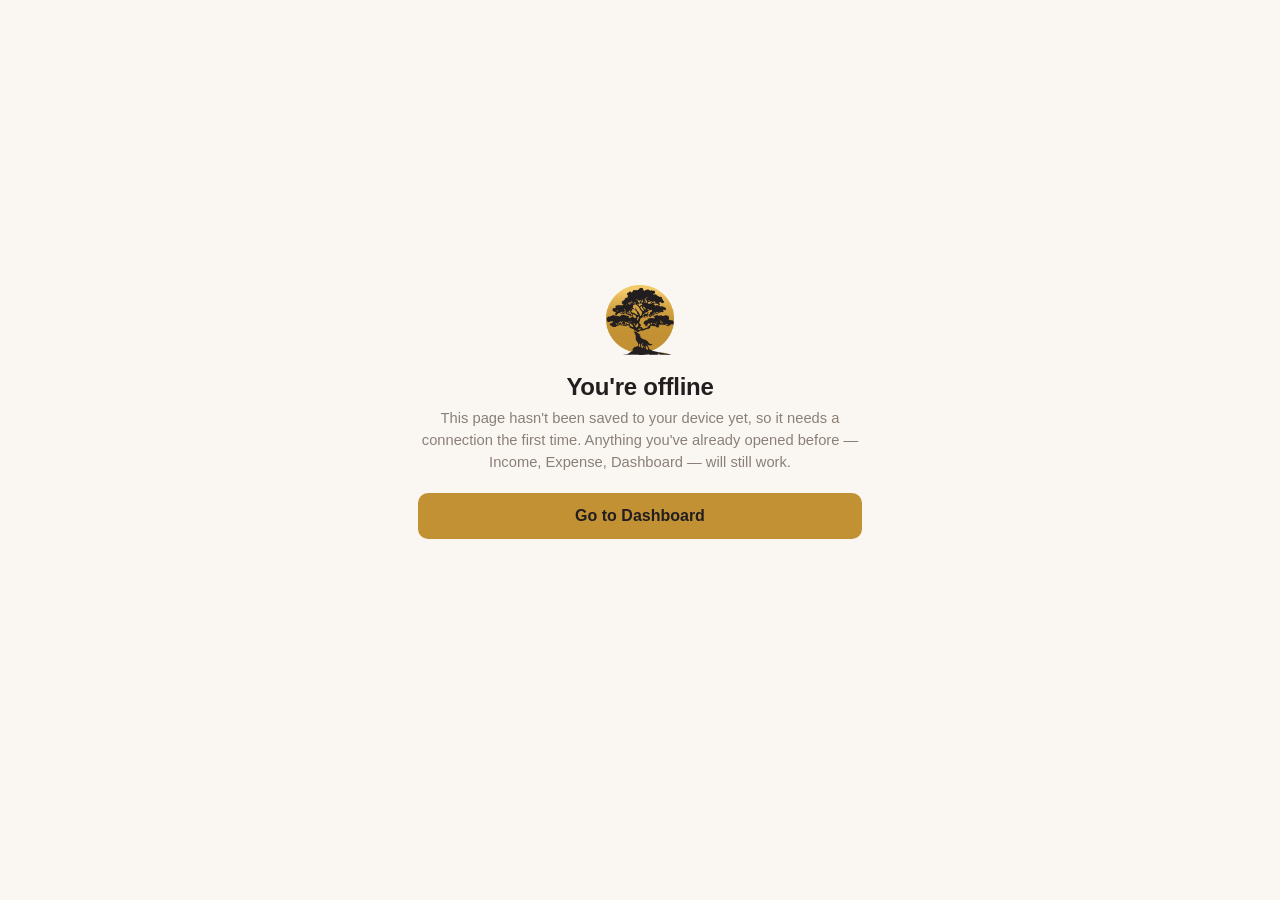
<file: offline.html>
<!DOCTYPE html>
<html lang="en">
<head>
<meta charset="UTF-8" />
<meta name="viewport" content="width=device-width, initial-scale=1.0" />
<title>Offline — Black Tree</title>
<link rel="apple-touch-icon" href="assets/icon-180.png">
<meta name="theme-color" content="#FAF7F2">
<link rel="stylesheet" href="theme.css" />
<style>body{display:flex;align-items:center;min-height:100vh;text-align:center}</style>
</head>
<body>
<div class="bt-container">
  <img src="assets/emblem-gold.png" alt="" style="height:70px;margin-bottom:14px">
  <h1>You're offline</h1>
  <p class="bt-sub">This page hasn't been saved to your device yet, so it needs a connection the first time. Anything you've already opened before — Income, Expense, Dashboard — will still work.</p>
  <a class="bt-btn bt-btn--gold" href="dashboard.html" style="text-decoration:none;display:block">Go to Dashboard</a>
</div>
</body>
</html>
</file>
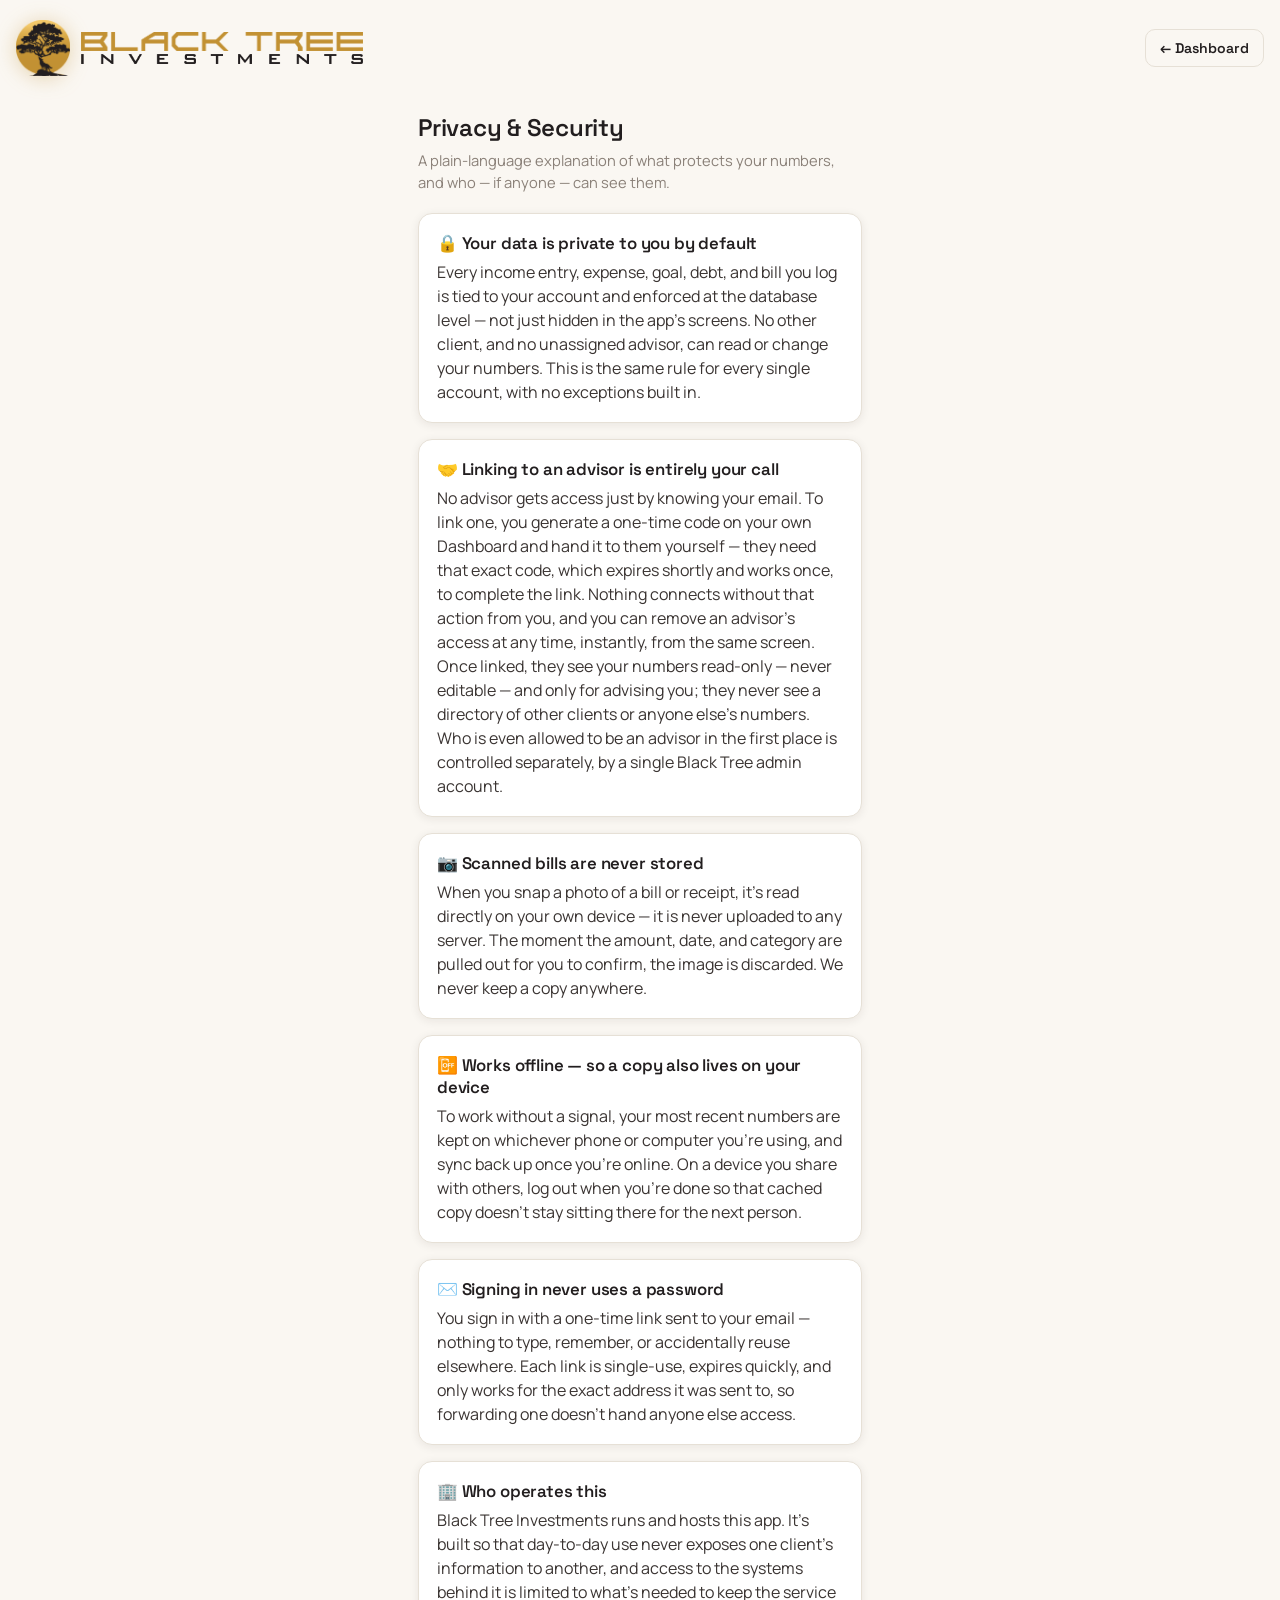
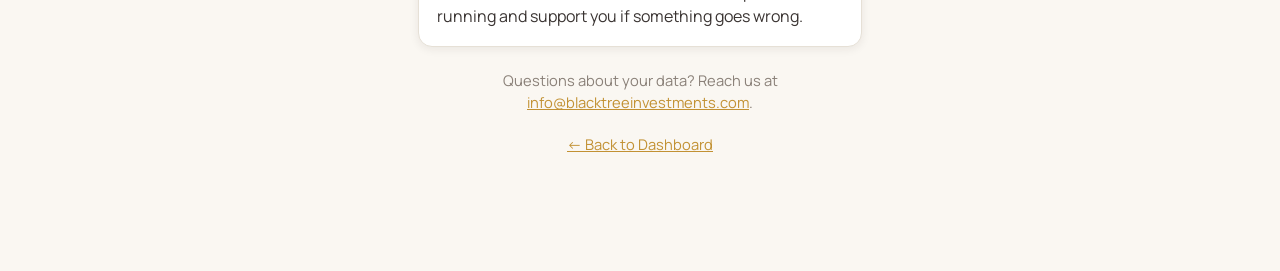
<file: privacy.html>
<!DOCTYPE html>
<html lang="en">
<head>
<meta charset="UTF-8" />
<meta name="viewport" content="width=device-width, initial-scale=1.0" />
<title>Privacy & Security — Black Tree</title>
<link rel="apple-touch-icon" href="assets/icon-180.png">
<link rel="icon" href="assets/icon-32.png">
<meta name="theme-color" content="#FAF7F2">
<link rel="preconnect" href="https://fonts.googleapis.com" />
<link rel="preconnect" href="https://fonts.gstatic.com" crossorigin />
<link href="https://fonts.googleapis.com/css2?family=Manrope:wght@400;500;600;700&family=Space+Grotesk:wght@500;600;700&display=swap" rel="stylesheet" />
<link rel="stylesheet" href="theme.css" />
<style>
  .bt-priv-card h2 { display: flex; align-items: center; gap: 10px; font-size: 1.05rem; }
  .bt-priv-card p { margin: 0; color: var(--bt-ink-soft); }
  .bt-priv-card + .bt-priv-card { margin-top: 14px; }
</style>
</head>
<body>
<div class="bt-header bt-header--row">
  <div class="bt-brand">
    <img src="assets/emblem-gold.png" alt="" class="bt-emblem">
    <div class="bt-wordmark-stack">
      <img src="assets/wordmark-top-gold.png" alt="Black Tree" class="bt-wordmark-title">
      <img src="assets/wordmark-bottom-gold.png" alt="Investments" class="bt-wordmark-sub">
    </div>
  </div>
  <a href="dashboard.html" class="bt-btn bt-btn--ghost bt-btn--sm" style="text-decoration:none">← Dashboard</a>
</div>

<div class="bt-container">
  <h1>Privacy &amp; Security</h1>
  <p class="bt-sub">A plain-language explanation of what protects your numbers, and who — if anyone — can see them.</p>

  <div class="bt-card bt-priv-card">
    <h2>🔒 Your data is private to you by default</h2>
    <p>
      Every income entry, expense, goal, debt, and bill you log is tied to your account and enforced at the database
      level — not just hidden in the app's screens. No other client, and no unassigned advisor, can read or change
      your numbers. This is the same rule for every single account, with no exceptions built in.
    </p>
  </div>

  <div class="bt-card bt-priv-card">
    <h2>🤝 Linking to an advisor is entirely your call</h2>
    <p>
      No advisor gets access just by knowing your email. To link one, you generate a one-time code on your own
      Dashboard and hand it to them yourself — they need that exact code, which expires shortly and works once, to
      complete the link. Nothing connects without that action from you, and you can remove an advisor's access at
      any time, instantly, from the same screen. Once linked, they see your numbers read-only — never editable —
      and only for advising you; they never see a directory of other clients or anyone else's numbers. Who is even
      allowed to be an advisor in the first place is controlled separately, by a single Black Tree admin account.
    </p>
  </div>

  <div class="bt-card bt-priv-card">
    <h2>📷 Scanned bills are never stored</h2>
    <p>
      When you snap a photo of a bill or receipt, it's read directly on your own device — it is never uploaded to
      any server. The moment the amount, date, and category are pulled out for you to confirm, the image is
      discarded. We never keep a copy anywhere.
    </p>
  </div>

  <div class="bt-card bt-priv-card">
    <h2>📴 Works offline — so a copy also lives on your device</h2>
    <p>
      To work without a signal, your most recent numbers are kept on whichever phone or computer you're using, and
      sync back up once you're online. On a device you share with others, log out when you're done so that cached
      copy doesn't stay sitting there for the next person.
    </p>
  </div>

  <div class="bt-card bt-priv-card">
    <h2>✉️ Signing in never uses a password</h2>
    <p>
      You sign in with a one-time link sent to your email — nothing to type, remember, or accidentally reuse
      elsewhere. Each link is single-use, expires quickly, and only works for the exact address it was sent to, so
      forwarding one doesn't hand anyone else access.
    </p>
  </div>

  <div class="bt-card bt-priv-card">
    <h2>🏢 Who operates this</h2>
    <p>
      Black Tree Investments runs and hosts this app. It's built so that day-to-day use never exposes one client's
      information to another, and access to the systems behind it is limited to what's needed to keep the service
      running and support you if something goes wrong.
    </p>
  </div>

  <p class="bt-sub" style="text-align:center;margin-top:22px">Questions about your data? Reach us at <a href="mailto:info@blacktreeinvestments.com">info@blacktreeinvestments.com</a>.</p>
  <p class="bt-sub" style="text-align:center"><a href="dashboard.html">← Back to Dashboard</a></p>
</div>
</body>
</html>
</file>
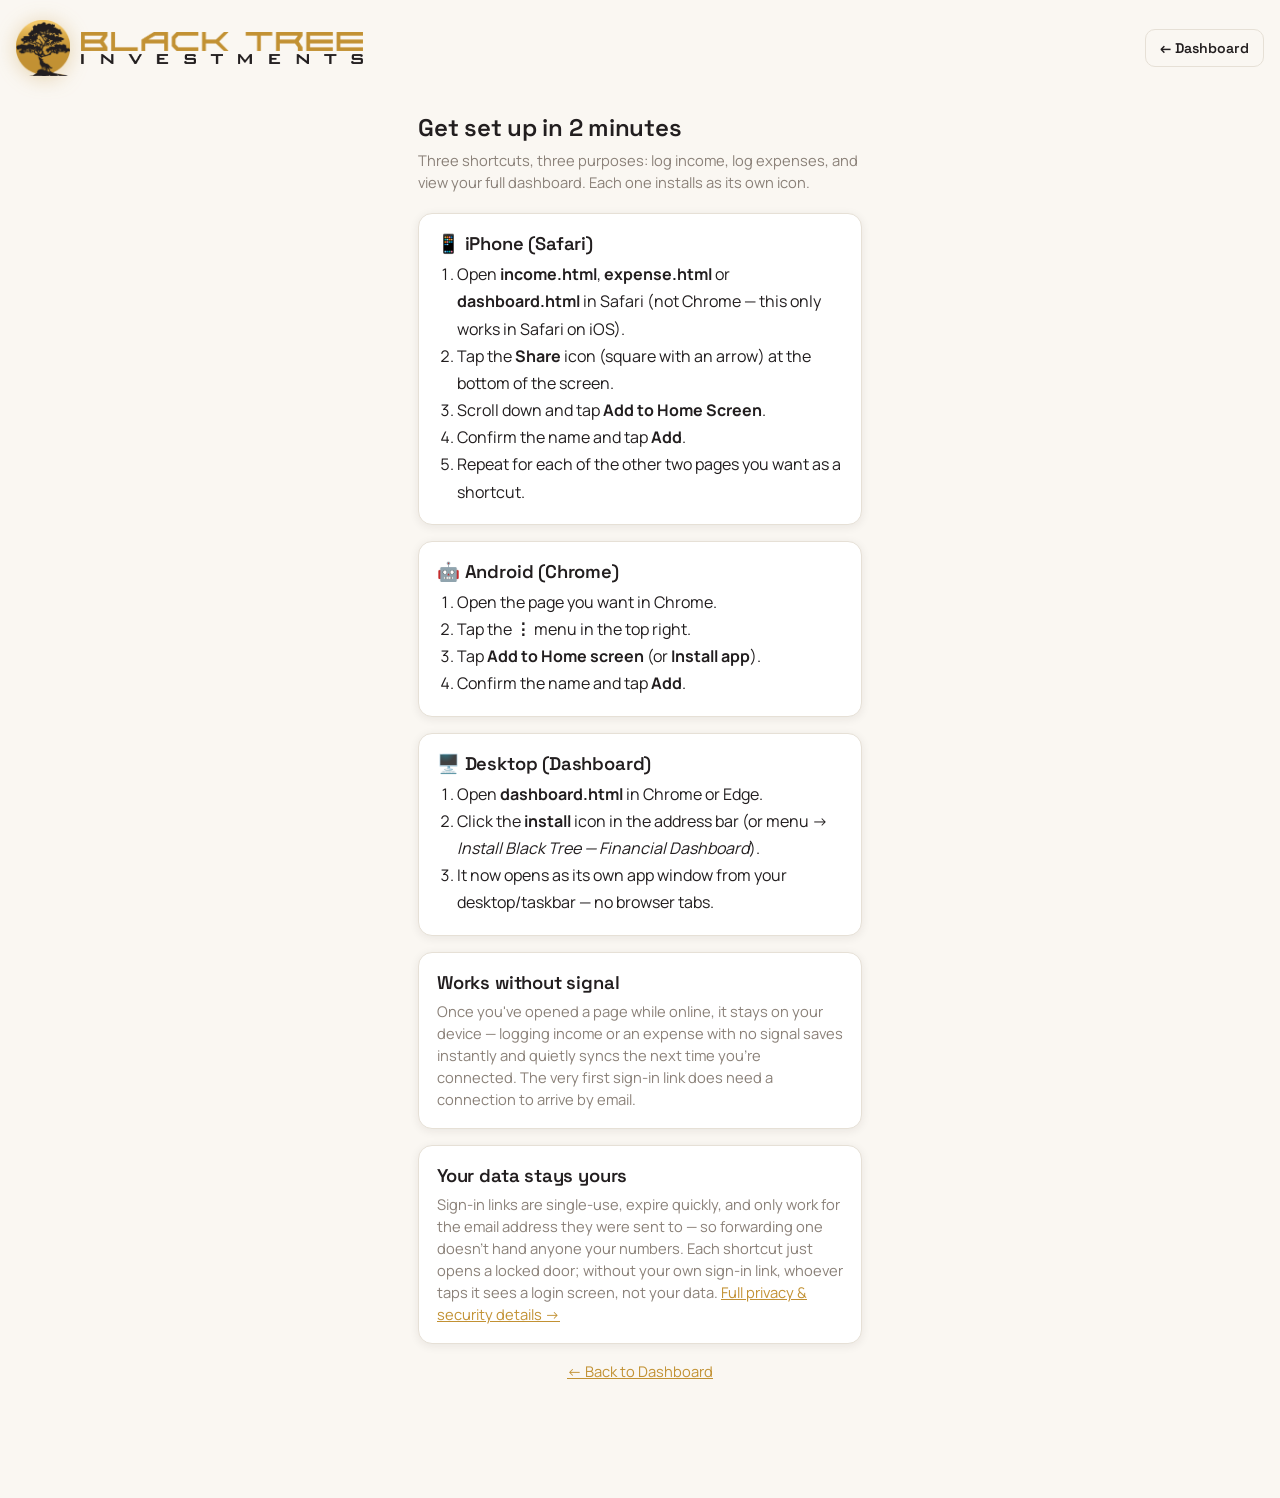
<file: setup-guide.html>
<!DOCTYPE html>
<html lang="en">
<head>
<meta charset="UTF-8" />
<meta name="viewport" content="width=device-width, initial-scale=1.0" />
<title>Setup Guide — Black Tree</title>
<link rel="apple-touch-icon" href="assets/icon-180.png">
<link rel="icon" href="assets/icon-32.png">
<meta name="theme-color" content="#FAF7F2">
<link rel="preconnect" href="https://fonts.googleapis.com" />
<link rel="preconnect" href="https://fonts.gstatic.com" crossorigin />
<link href="https://fonts.googleapis.com/css2?family=Manrope:wght@400;500;600;700&family=Space+Grotesk:wght@500;600;700&display=swap" rel="stylesheet" />
<link rel="stylesheet" href="theme.css" />
<style>
  ol { padding-left: 20px; line-height: 1.7; }
  .bt-step-card ol { margin: 0; }
  code { background: var(--bt-cream); padding: 1px 6px; border-radius: 5px; font-size: 0.9em; }
</style>
</head>
<body>
<div class="bt-header bt-header--row">
  <div class="bt-brand">
    <img src="assets/emblem-gold.png" alt="" class="bt-emblem">
    <div class="bt-wordmark-stack">
      <img src="assets/wordmark-top-gold.png" alt="Black Tree" class="bt-wordmark-title">
      <img src="assets/wordmark-bottom-gold.png" alt="Investments" class="bt-wordmark-sub">
    </div>
  </div>
  <a href="dashboard.html" class="bt-btn bt-btn--ghost bt-btn--sm" style="text-decoration:none">← Dashboard</a>
</div>

<div class="bt-container">
  <h1>Get set up in 2 minutes</h1>
  <p class="bt-sub">Three shortcuts, three purposes: log income, log expenses, and view your full dashboard. Each one installs as its own icon.</p>

  <div class="bt-card bt-step-card">
    <h2>📱 iPhone (Safari)</h2>
    <ol>
      <li>Open <strong>income.html</strong>, <strong>expense.html</strong> or <strong>dashboard.html</strong> in Safari (not Chrome — this only works in Safari on iOS).</li>
      <li>Tap the <strong>Share</strong> icon (square with an arrow) at the bottom of the screen.</li>
      <li>Scroll down and tap <strong>Add to Home Screen</strong>.</li>
      <li>Confirm the name and tap <strong>Add</strong>.</li>
      <li>Repeat for each of the other two pages you want as a shortcut.</li>
    </ol>
  </div>

  <div class="bt-card bt-step-card">
    <h2>🤖 Android (Chrome)</h2>
    <ol>
      <li>Open the page you want in Chrome.</li>
      <li>Tap the <strong>⋮</strong> menu in the top right.</li>
      <li>Tap <strong>Add to Home screen</strong> (or <strong>Install app</strong>).</li>
      <li>Confirm the name and tap <strong>Add</strong>.</li>
    </ol>
  </div>

  <div class="bt-card bt-step-card">
    <h2>🖥️ Desktop (Dashboard)</h2>
    <ol>
      <li>Open <strong>dashboard.html</strong> in Chrome or Edge.</li>
      <li>Click the <strong>install</strong> icon in the address bar (or menu → <em>Install Black Tree — Financial Dashboard</em>).</li>
      <li>It now opens as its own app window from your desktop/taskbar — no browser tabs.</li>
    </ol>
  </div>

  <div class="bt-card">
    <h2>Works without signal</h2>
    <p class="bt-sub" style="margin-bottom:0">Once you've opened a page while online, it stays on your device — logging income or an expense with no signal saves instantly and quietly syncs the next time you're connected. The very first sign-in link does need a connection to arrive by email.</p>
  </div>

  <div class="bt-card">
    <h2>Your data stays yours</h2>
    <p class="bt-sub" style="margin-bottom:0">
      Sign-in links are single-use, expire quickly, and only work for the email address they were sent to — so forwarding one
      doesn't hand anyone your numbers. Each shortcut just opens a locked door; without your own sign-in link, whoever taps it
      sees a login screen, not your data. <a href="privacy.html">Full privacy &amp; security details →</a>
    </p>
  </div>

  <p class="bt-sub" style="text-align:center"><a href="dashboard.html">← Back to Dashboard</a></p>
</div>
</body>
</html>
</file>
<file: theme.css>
/* ═════════════════════════════════════════════════════════
   BLACK TREE INVESTMENTS — shared theme
   Colors extracted directly from the client's logo files:
     ink  #221E1F   gold #C29133
   ═════════════════════════════════════════════════════════ */
:root {
  --bt-ink: #221E1F;
  --bt-ink-soft: #3A3432;
  --bt-gold: #C29133;
  --bt-gold-light: #E3B85C;
  --bt-cream: #FAF7F2;
  --bt-white: #FFFFFF;
  --bt-border: #E6E0D6;
  --bt-muted: #8A8078;

  --bt-red: #B3413A;
  --bt-red-bg: #FBEAE8;
  --bt-yellow: #A8791E;
  --bt-yellow-bg: #FBF2DD;
  --bt-green: #3F7A4E;
  --bt-green-bg: #E9F3EA;

  --bt-radius: 14px;
  --bt-shadow: 0 2px 10px rgba(34, 30, 31, 0.08);
  --bt-font-body: 'Manrope', -apple-system, BlinkMacSystemFont, 'Segoe UI', sans-serif;
  --bt-font-head: 'Space Grotesk', 'Manrope', sans-serif;
}

* { box-sizing: border-box; }
html { -webkit-text-size-adjust: 100%; }
body {
  margin: 0;
  font-family: var(--bt-font-body);
  background: var(--bt-cream);
  color: var(--bt-ink);
  min-height: 100vh;
  -webkit-font-smoothing: antialiased;
}

a { color: var(--bt-gold); }

.bt-container { max-width: 480px; margin: 0 auto; padding: 20px 18px 96px; }
.bt-container--wide { max-width: 1080px; padding: 24px 24px 96px; }

.bt-header {
  display: flex; align-items: center; justify-content: center;
  gap: 10px; flex-wrap: wrap;
  padding: 20px 16px 16px; text-align: center;
}
.bt-header--row { justify-content: space-between; text-align: left; }
.bt-brand { display: flex; align-items: center; gap: 11px; }
.bt-emblem {
  height: 56px; width: auto; display: block;
  filter: drop-shadow(0 2px 10px rgba(194, 145, 51, 0.35));
}
.bt-wordmark-stack { display: flex; flex-direction: column; gap: 3px; }
.bt-wordmark-stack img { display: block; width: auto; }
.bt-wordmark-title { height: 19px; }
.bt-wordmark-sub { height: 10px; }

h1, h2, h3 { font-family: var(--bt-font-head); font-weight: 600; margin: 0 0 6px; letter-spacing: -0.01em; }
h1 { font-size: 1.5rem; }
h2 { font-size: 1.15rem; }
p { line-height: 1.5; }
.bt-sub { color: var(--bt-muted); font-size: 0.92rem; margin: 0 0 20px; }

.bt-card {
  background: var(--bt-white);
  border: 1px solid var(--bt-border);
  border-radius: var(--bt-radius);
  box-shadow: var(--bt-shadow);
  padding: 18px;
  margin-bottom: 16px;
}

label { display: block; font-size: 0.85rem; font-weight: 600; color: var(--bt-ink-soft); margin: 16px 0 6px; }
label:first-of-type { margin-top: 0; }

input[type="text"], input[type="number"], input[type="email"], input[type="date"], select, textarea {
  width: 100%;
  padding: 13px 14px;
  font-size: 1rem;
  font-family: inherit;
  border: 1.5px solid var(--bt-border);
  border-radius: 10px;
  background: var(--bt-white);
  color: var(--bt-ink);
  appearance: none;
}
input:focus, select:focus, textarea:focus {
  outline: none;
  border-color: var(--bt-gold);
  box-shadow: 0 0 0 3px rgba(194, 145, 51, 0.18);
}
.bt-field-row { display: flex; gap: 10px; }
.bt-field-row > div { flex: 1; }

.bt-btn {
  display: inline-flex; align-items: center; justify-content: center;
  width: 100%; padding: 14px 18px;
  font-family: var(--bt-font-head); font-size: 1rem; font-weight: 600;
  border-radius: 10px; border: none; cursor: pointer;
  background: var(--bt-ink); color: var(--bt-white);
  transition: opacity .15s, transform .05s;
}
.bt-btn:active { transform: scale(0.98); }
.bt-btn:disabled { opacity: 0.5; cursor: default; }
.bt-btn--gold { background: var(--bt-gold); color: var(--bt-ink); }
.bt-btn--ghost { background: transparent; color: var(--bt-ink); border: 1.5px solid var(--bt-border); }
.bt-btn--sm { width: auto; padding: 9px 14px; font-size: 0.88rem; }

.bt-toast {
  position: fixed; left: 50%; bottom: 90px; transform: translateX(-50%) translateY(20px);
  background: var(--bt-ink); color: var(--bt-white); padding: 12px 20px; border-radius: 999px;
  font-size: 0.9rem; opacity: 0; transition: opacity .2s, transform .2s; pointer-events: none;
  box-shadow: var(--bt-shadow); z-index: 50; white-space: nowrap;
}
.bt-toast.show { opacity: 1; transform: translateX(-50%) translateY(0); }

.bt-badge { display: inline-flex; align-items: center; gap: 6px; padding: 4px 10px; border-radius: 999px; font-size: 0.78rem; font-weight: 700; }
.bt-badge--offline { background: var(--bt-yellow-bg); color: var(--bt-yellow); }
.bt-badge--online { background: var(--bt-green-bg); color: var(--bt-green); }

.bt-flag { display: flex; gap: 10px; align-items: flex-start; padding: 12px 14px; border-radius: 10px; font-size: 0.88rem; margin-bottom: 8px; }
.bt-flag--red { background: var(--bt-red-bg); color: var(--bt-red); }
.bt-flag--yellow { background: var(--bt-yellow-bg); color: var(--bt-yellow); }
.bt-flag--green { background: var(--bt-green-bg); color: var(--bt-green); }
.bt-flag .dot { width: 9px; height: 9px; border-radius: 50%; background: currentColor; margin-top: 5px; flex: none; }

.bt-progress { height: 9px; border-radius: 999px; background: var(--bt-border); overflow: hidden; }
.bt-progress > div { height: 100%; background: var(--bt-gold); border-radius: 999px; transition: width .3s; }

.bt-stat-grid { display: grid; grid-template-columns: repeat(3, 1fr); gap: 10px; }
.bt-stat { background: var(--bt-white); border: 1px solid var(--bt-border); border-radius: 12px; padding: 14px 10px; text-align: center; }
.bt-stat .bt-stat-label { font-size: 0.72rem; text-transform: uppercase; letter-spacing: 0.04em; color: var(--bt-muted); margin-bottom: 4px; }
.bt-stat .bt-stat-value { font-family: var(--bt-font-head); font-size: 1.15rem; font-weight: 700; }
.bt-stat .bt-stat-value.neg { color: var(--bt-red); }
.bt-stat .bt-stat-value.pos { color: var(--bt-green); }

.bt-list-row { display: flex; justify-content: space-between; align-items: center; padding: 11px 0; border-bottom: 1px solid var(--bt-border); font-size: 0.92rem; }
.bt-list-row:last-child { border-bottom: none; }
.bt-list-row .meta { color: var(--bt-muted); font-size: 0.78rem; }
.bt-list-row .amt { font-weight: 700; font-family: var(--bt-font-head); }
.bt-pending-dot { display: inline-block; width: 7px; height: 7px; border-radius: 50%; background: var(--bt-gold); margin-left: 6px; vertical-align: middle; }

.bt-tabs { display: flex; gap: 6px; margin-bottom: 16px; background: var(--bt-white); border: 1px solid var(--bt-border); border-radius: 10px; padding: 4px; }
.bt-tabs button { flex: 1; padding: 9px; border: none; background: transparent; border-radius: 7px; font-family: var(--bt-font-head); font-weight: 600; font-size: 0.85rem; color: var(--bt-muted); cursor: pointer; }
.bt-tabs button.active { background: var(--bt-ink); color: var(--bt-white); }

.bt-empty { text-align: center; color: var(--bt-muted); padding: 30px 10px; font-size: 0.9rem; }

.bt-bottom-nav {
  position: fixed; left: 0; right: 0; bottom: 0;
  display: flex; background: var(--bt-white); border-top: 1px solid var(--bt-border);
  padding: 10px 8px calc(10px + env(safe-area-inset-bottom));
  /* The literal max 32-bit z-index — third-party overlays some hosts inject
     (e.g. a platform attribution badge) can otherwise render on top of this
     bar and silently swallow taps on it. Our own primary navigation should
     never lose that fight, no matter what z-index such a badge claims. */
  z-index: 2147483647;
}
.bt-bottom-nav a {
  flex: 1; text-align: center; padding: 10px 4px; min-height: 44px;
  display: flex; align-items: center; justify-content: center;
  font-size: 0.82rem; color: var(--bt-muted); text-decoration: none; font-weight: 600;
}
.bt-bottom-nav a.active { color: var(--bt-gold); }

.bt-fab {
  position: fixed; right: 18px; bottom: calc(84px + env(safe-area-inset-bottom)); z-index: 2147483646;
  width: 60px; height: 60px; border-radius: 50%; border: none;
  background: var(--bt-gold); color: var(--bt-ink); font-size: 1.4rem;
  display: flex; align-items: center; justify-content: center; cursor: pointer;
  box-shadow: 0 4px 14px rgba(34,30,31,0.28);
}
.bt-fab:active { transform: scale(0.94); }
.bt-fab:disabled { opacity: 0.6; cursor: default; }

@media (min-width: 820px) {
  .bt-dash-grid { display: grid; grid-template-columns: 2fr 1fr; gap: 20px; align-items: start; }
}

/* ── Field help bubbles ── */
label[data-tip] { display: flex; align-items: center; gap: 6px; }
label[data-tip]::after {
  content: "?"; display: inline-flex; align-items: center; justify-content: center;
  width: 15px; height: 15px; border-radius: 50%; background: var(--bt-border); color: var(--bt-muted);
  font-size: 0.68rem; font-weight: 700; flex: none;
}
.bt-tip-bubble {
  position: fixed; z-index: 90; max-width: 280px;
  background: var(--bt-ink); color: var(--bt-cream);
  border-radius: 10px; padding: 12px 14px 10px;
  font-size: 0.83rem; line-height: 1.45;
  box-shadow: 0 8px 24px rgba(34, 30, 31, 0.25);
  animation: bt-tip-in .12s ease-out;
}
@keyframes bt-tip-in { from { opacity: 0; transform: translateY(4px); } to { opacity: 1; transform: translateY(0); } }
.bt-tip-bubble p { margin: 0 22px 8px 0; color: var(--bt-cream); }
.bt-tip-close {
  position: absolute; top: 6px; right: 8px; background: none; border: none; cursor: pointer;
  color: var(--bt-cream); opacity: 0.6; font-size: 1.1rem; line-height: 1; padding: 4px;
}
.bt-tip-close:hover { opacity: 1; }
.bt-tip-hide-all {
  background: none; border: none; cursor: pointer; padding: 0;
  color: var(--bt-gold-light); font-size: 0.74rem; text-decoration: underline; font-family: inherit;
}

.bt-onboard-card {
  background: var(--bt-ink); color: var(--bt-cream); border-radius: var(--bt-radius);
  padding: 18px 20px; margin-bottom: 16px; box-shadow: var(--bt-shadow);
}
.bt-onboard-card h2 { color: var(--bt-white); }
.bt-onboard-card p { color: var(--bt-cream); opacity: 0.85; }
.bt-onboard-card .bt-btn { width: auto; }

.bt-invest-card {
  background: var(--bt-green-bg); border: 1px solid var(--bt-green);
  border-radius: var(--bt-radius); padding: 18px 20px; margin-bottom: 16px;
}
.bt-invest-card h2 { color: var(--bt-ink); margin-bottom: 6px; }
.bt-invest-card p { margin-bottom: 14px; }
.bt-invest-card .bt-btn { width: auto; text-decoration: none; }

.bt-quick-actions { display: flex; gap: 10px; margin: 14px 0 18px; flex-wrap: wrap; }
.bt-quick-actions a { flex: 1; min-width: 160px; text-decoration: none; }

.bt-card h2 { display: flex; align-items: center; gap: 8px; }
.bt-status-dot { width: 9px; height: 9px; border-radius: 50%; flex: none; }
.bt-status-dot--green { background: var(--bt-green); }
.bt-status-dot--yellow { background: var(--bt-yellow); }
.bt-status-dot--red { background: var(--bt-red); }

.bt-bill-item { display: flex; align-items: center; justify-content: space-between; padding: 11px 0; border-bottom: 1px solid var(--bt-border); gap: 10px; }
.bt-bill-item:last-child { border-bottom: none; }
.bt-bill-item .meta { font-size: 0.78rem; color: var(--bt-muted); }

.bt-chip-row { display: flex; flex-wrap: wrap; gap: 8px; }
.bt-chip { border: 1px solid var(--bt-border); background: var(--bt-white); border-radius: 999px; padding: 7px 14px; font-size: 0.82rem; font-family: inherit; cursor: pointer; }
.bt-chip--selected { background: var(--bt-gold); border-color: var(--bt-gold); color: #fff; }

/* A small pill button that expands a section below it — used anywhere a
   card's detail (a list, a form, a breakdown) should stay collapsed by
   default instead of taking up permanent space. */
.bt-status-btn-row { display: flex; gap: 10px; flex-wrap: wrap; margin: 4px 0 6px; }
.bt-status-btn { display: inline-flex; align-items: center; gap: 7px; background: var(--bt-white); border: 1px solid var(--bt-border); border-radius: 999px; padding: 9px 15px; font-size: 0.86rem; font-weight: 600; font-family: inherit; color: var(--bt-ink); cursor: pointer; }
.bt-status-btn .chev { font-size: 0.65rem; color: var(--bt-muted); transition: transform .2s; }
.bt-status-btn .chev.open { transform: rotate(180deg); }
.bt-status-detail { display: none; margin: 8px 0 14px; }
.bt-status-detail.open { display: block; }

::selection { background: var(--bt-gold-light); }
</file>
